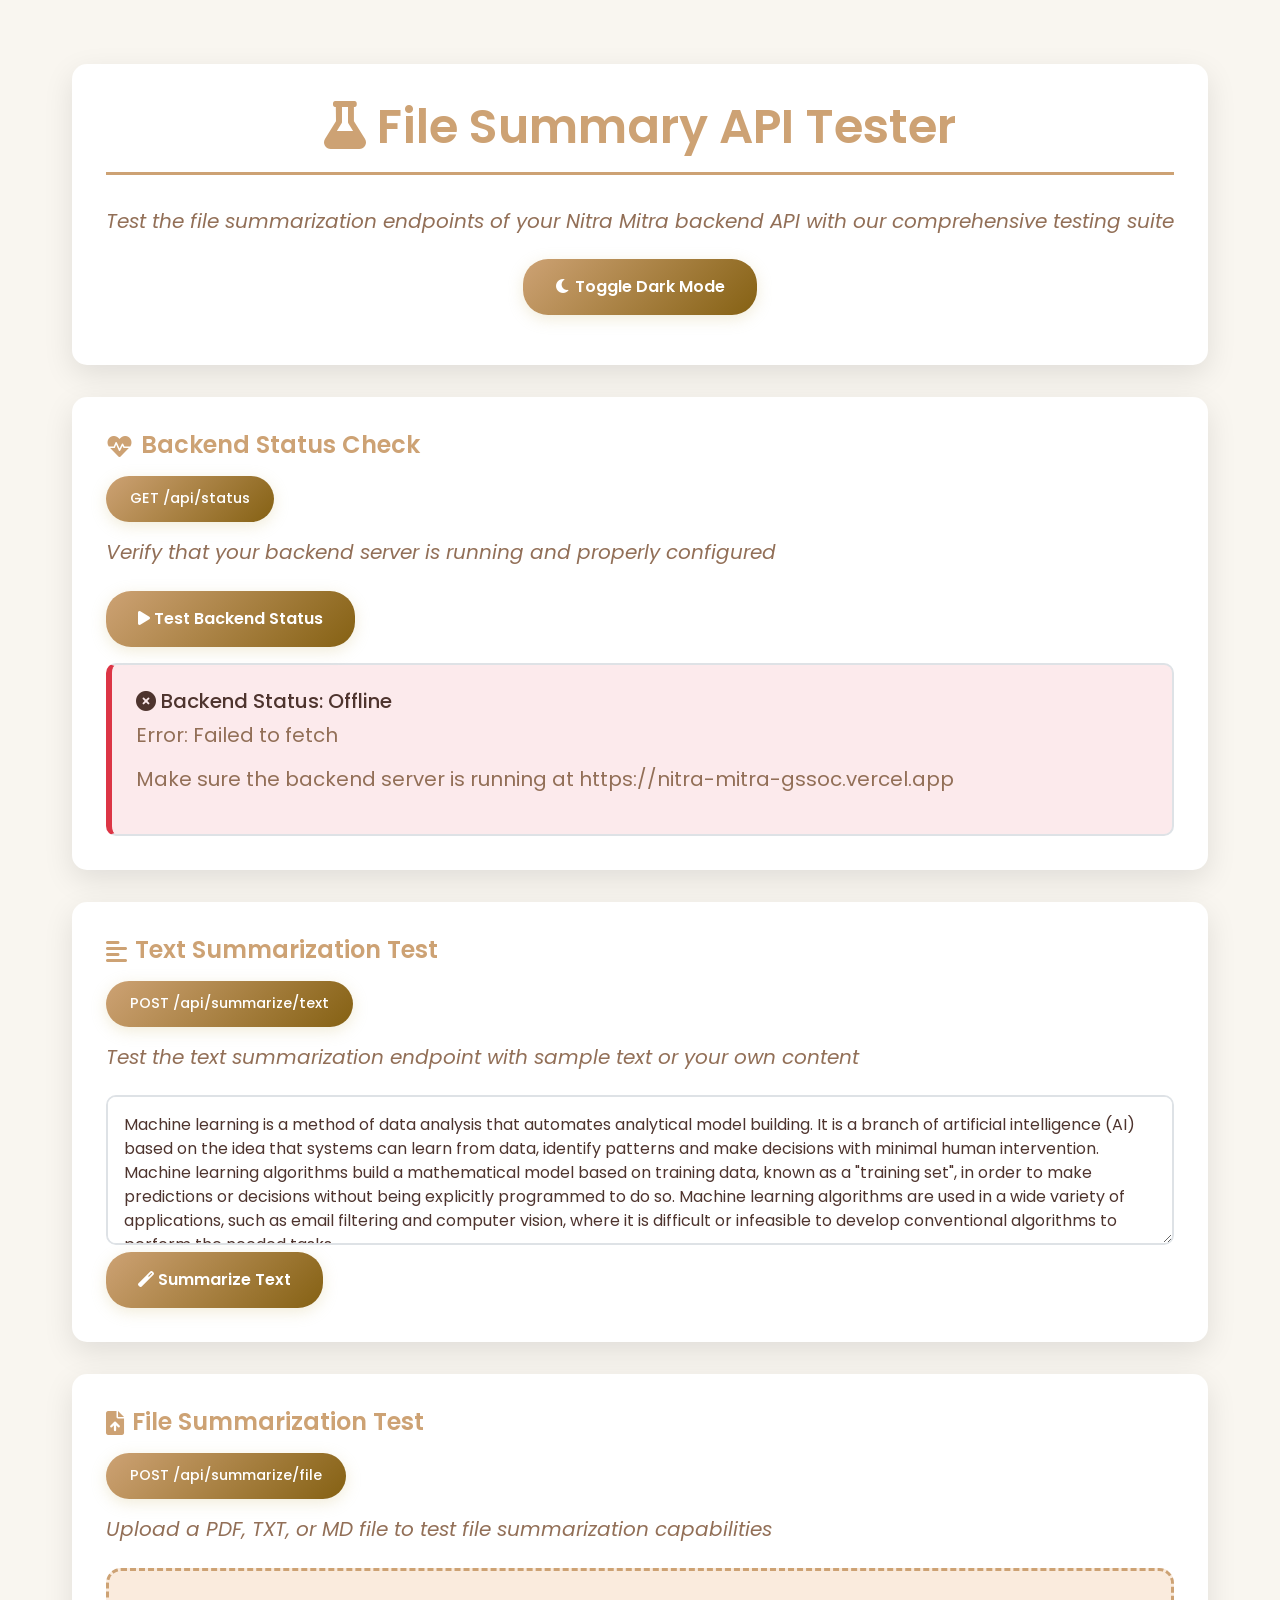
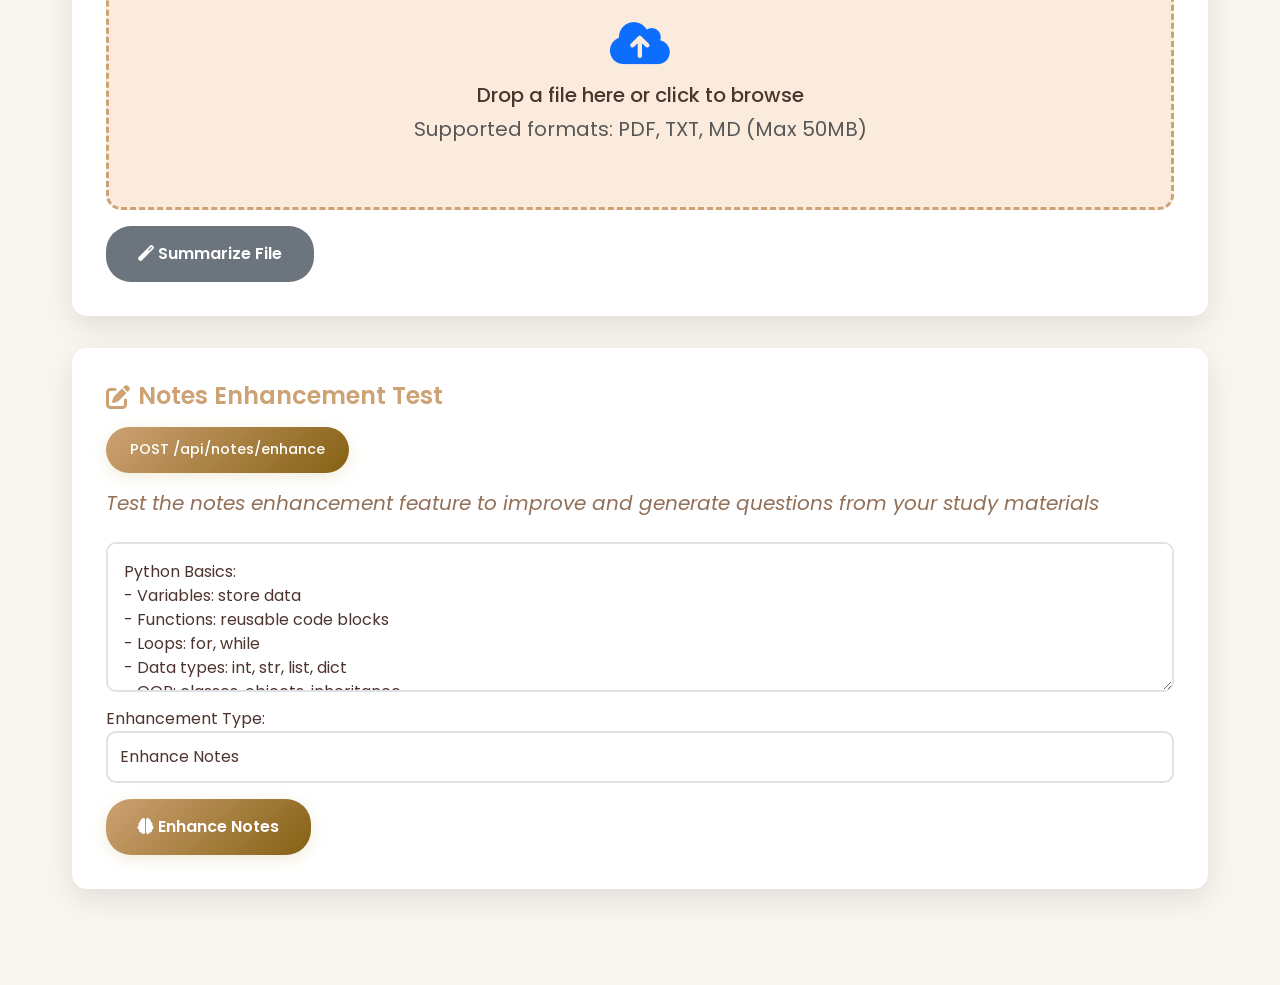
<file: test.html>
<!DOCTYPE html>
<html lang="en">
<head>
    <meta charset="UTF-8">
    <meta name="viewport" content="width=device-width, initial-scale=1.0">
    <title>File Summary API Tester - Nitra Mitra</title>
    <link rel="stylesheet" href="https://cdnjs.cloudflare.com/ajax/libs/font-awesome/6.0.0/css/all.min.css">
    <link rel="stylesheet" href="https://cdn.jsdelivr.net/npm/bootstrap@5.3.3/dist/css/bootstrap.min.css">
    <link rel="preconnect" href="https://fonts.googleapis.com">
    <link rel="preconnect" href="https://fonts.gstatic.com" crossorigin>
    <link href="https://fonts.googleapis.com/css2?family=Alex+Brush&family=Lora:ital,wght@0,400..700;1,400..700&family=Pacifico&family=Poppins:ital,wght@0,100;0,200;0,300;0,400;0,500;0,600;0,700;0,800;0,900;1,100;1,200;1,300;1,400;1,500;1,600;1,700;1,800;1,900&display=swap" rel="stylesheet">
    <link rel="stylesheet" href="index.css">
    
    <style>
        :root {
            --test-primary: var(--accent-color);
            --test-primary-dark: var(--accent-color-dark);
            --test-secondary: var(--bg-shade);
            --test-text: var(--primary-text-color);
            --test-bg: var(--white-4345);
            --test-card-bg: white;
            --test-border: #dee2e6;
            --test-success: #28a745;
            --test-error: #dc3545;
            --test-warning: #ffc107;
        }
        
        .dark-mode {
            --test-card-bg: var(--bg-shade);
            --test-bg: rgb(59, 59, 59);
            --test-border: #495057;
            --test-text: rgb(238, 234, 234);
        }
        
        body {
            background: var(--test-bg);
            font-family: 'Poppins', sans-serif;
            color: var(--test-text);
            margin: 0;
            padding: 0;
            min-height: 100vh;
        }
        
        .test-container {
            max-width: 1200px;
            margin: 2rem auto;
            padding: 2rem;
        }
        
        .test-card {
            background: var(--test-card-bg);
            border-radius: 15px;
            padding: 2rem;
            margin-bottom: 2rem;
            box-shadow: 0 10px 30px rgba(0, 0, 0, 0.1);
            border: 2px solid transparent;
            transition: all 0.3s ease;
        }
        
        .dark-mode .test-card {
            border-color: var(--accent-color);
            box-shadow: 0 10px 30px rgba(210, 191, 128, 0.2);
        }
        
        .test-card:hover {
            transform: translateY(-5px);
            box-shadow: 0 15px 40px rgba(0, 0, 0, 0.15);
        }
        
        .test-header {
            color: var(--accent-color);
            border-bottom: 3px solid var(--accent-color);
            padding-bottom: 1rem;
            margin-bottom: 2rem;
            font-weight: 600;
            text-align: center;
        }
        
        .endpoint-badge {
            background: linear-gradient(135deg, var(--accent-color), var(--accent-color-dark));
            color: white;
            padding: 0.75rem 1.5rem;
            border-radius: 25px;
            font-size: 0.9rem;
            margin-bottom: 1rem;
            display: inline-block;
            font-weight: 500;
            box-shadow: 0 4px 15px rgba(210, 191, 128, 0.3);
        }
        
        .test-result {
            background: var(--test-bg);
            border: 2px solid var(--test-border);
            border-radius: 10px;
            padding: 1.5rem;
            margin-top: 1rem;
            max-height: 500px;
            overflow-y: auto;
            font-family: 'Poppins', sans-serif;
        }
        
        .success {
            border-left: 6px solid var(--test-success);
            background: rgba(40, 167, 69, 0.1);
        }
        
        .error {
            border-left: 6px solid var(--test-error);
            background: rgba(220, 53, 69, 0.1);
        }
        
        .loading {
            border-left: 6px solid var(--test-warning);
            background: rgba(255, 193, 7, 0.1);
        }
        
        .file-drop-zone {
            border: 3px dashed var(--accent-color);
            border-radius: 15px;
            padding: 3rem;
            text-align: center;
            background: var(--bg-shade);
            transition: all 0.3s ease;
            cursor: pointer;
        }
        
        .file-drop-zone:hover {
            background: var(--accent-color);
            color: white;
            transform: scale(1.02);
        }
        
        .file-drop-zone.dragover {
            background: var(--test-success);
            border-color: var(--test-success);
            color: white;
        }
        
        .test-btn {
            background: linear-gradient(135deg, var(--accent-color), var(--accent-color-dark));
            color: white;
            border: none;
            padding: 1rem 2rem;
            border-radius: 25px;
            cursor: pointer;
            transition: all 0.3s ease;
            font-weight: 600;
            font-family: 'Poppins', sans-serif;
            box-shadow: 0 4px 15px rgba(210, 191, 128, 0.3);
        }
        
        .test-btn:hover {
            transform: translateY(-2px);
            box-shadow: 0 8px 25px rgba(210, 191, 128, 0.4);
        }
        
        .test-btn:disabled {
            background: #6c757d;
            cursor: not-allowed;
            transform: none;
            box-shadow: none;
        }
        
        .text-area {
            width: 100%;
            min-height: 150px;
            border: 2px solid var(--test-border);
            border-radius: 10px;
            padding: 1rem;
            font-family: 'Poppins', sans-serif;
            resize: vertical;
            background: var(--test-card-bg);
            color: var(--test-text);
            transition: border-color 0.3s ease;
        }
        
        .text-area:focus {
            outline: none;
            border-color: var(--accent-color);
            box-shadow: 0 0 10px rgba(210, 191, 128, 0.3);
        }
        
        .form-select {
            border: 2px solid var(--test-border);
            border-radius: 10px;
            padding: 0.75rem;
            background: var(--test-card-bg);
            color: var(--test-text);
            font-family: 'Poppins', sans-serif;
        }
        
        .form-select:focus {
            border-color: var(--accent-color);
            box-shadow: 0 0 10px rgba(210, 191, 128, 0.3);
        }
        
        .alert {
            border-radius: 10px;
            border: none;
            padding: 1rem 1.5rem;
            font-family: 'Poppins', sans-serif;
        }
        
        .alert-info {
            background: rgba(210, 191, 128, 0.2);
            color: var(--accent-color-dark);
            border-left: 4px solid var(--accent-color);
        }
        
        .section-title {
            font-size: 1.5rem;
            font-weight: 600;
            color: var(--accent-color);
            margin-bottom: 1rem;
            display: flex;
            align-items: center;
            gap: 0.5rem;
        }
        
        .api-description {
            color: var(--secondary-text-color);
            font-style: italic;
            margin-bottom: 1.5rem;
        }
        
        .dark-mode .api-description {
            color: var(--placeholder-color);
        }
        
        pre {
            background: var(--test-bg);
            border: 1px solid var(--test-border);
            border-radius: 8px;
            padding: 1rem;
            overflow-x: auto;
            font-family: 'Courier New', monospace;
        }
        
        .summary-content {
            background: var(--test-card-bg);
            border: 2px solid var(--accent-color);
            border-radius: 10px;
            padding: 1.5rem;
            margin-top: 1rem;
            line-height: 1.6;
        }
        
        .btn-outline-danger {
            border: 2px solid var(--test-error);
            color: var(--test-error);
            background: transparent;
            border-radius: 20px;
            padding: 0.5rem 1rem;
            transition: all 0.3s ease;
        }
        
        .btn-outline-danger:hover {
            background: var(--test-error);
            color: white;
        }
        
        .spinner-icon {
            animation: spin 1s linear infinite;
        }
        
        @keyframes spin {
            from { transform: rotate(0deg); }
            to { transform: rotate(360deg); }
        }
        
        /* Responsive Design */
        @media (max-width: 768px) {
            .test-container {
                padding: 1rem;
            }
            
            .test-card {
                padding: 1.5rem;
            }
            
            .file-drop-zone {
                padding: 2rem;
            }
        }
    </style>
</head>
<body id="onload">
    <div class="test-container">
        <div class="test-card">
            <h1 class="test-header">
                <i class="fas fa-flask"></i> File Summary API Tester
            </h1>
            <p class="api-description">Test the file summarization endpoints of your Nitra Mitra backend API with our comprehensive testing suite</p>
            
            <!-- Dark Mode Toggle -->
            <div class="text-center mb-3">
                <button id="darkModeToggle" class="test-btn" onclick="toggleDarkMode()">
                    <i class="fas fa-moon"></i> Toggle Dark Mode
                </button>
            </div>
        </div>

        <!-- Backend Status Test -->
        <div class="test-card">
            <h3 class="section-title"><i class="fas fa-heartbeat"></i> Backend Status Check</h3>
            <div class="endpoint-badge">GET /api/status</div>
            <p class="api-description">Verify that your backend server is running and properly configured</p>
            <button onclick="testBackendStatus()" class="test-btn">
                <i class="fas fa-play"></i> Test Backend Status
            </button>
            <div id="statusResult" class="test-result" style="display: none;"></div>
        </div>

        <!-- Text Summarization Test -->
        <div class="test-card">
            <h3 class="section-title"><i class="fas fa-align-left"></i> Text Summarization Test</h3>
            <div class="endpoint-badge">POST /api/summarize/text</div>
            <p class="api-description">Test the text summarization endpoint with sample text or your own content</p>
            
            <textarea id="textToSummarize" class="text-area" placeholder="Enter text to summarize (or use the sample text below)">
Machine learning is a method of data analysis that automates analytical model building. It is a branch of artificial intelligence (AI) based on the idea that systems can learn from data, identify patterns and make decisions with minimal human intervention. Machine learning algorithms build a mathematical model based on training data, known as a "training set", in order to make predictions or decisions without being explicitly programmed to do so. Machine learning algorithms are used in a wide variety of applications, such as email filtering and computer vision, where it is difficult or infeasible to develop conventional algorithms to perform the needed tasks.

The study of machine learning began in the 1950s and has evolved significantly over the decades. Early work in the field included the development of the perceptron by Frank Rosenblatt in 1957, which was one of the first algorithms capable of learning. Since then, the field has expanded to include various approaches such as supervised learning, unsupervised learning, and reinforcement learning.

Supervised learning involves training algorithms on labeled data, where the correct answers are provided during training. This approach is commonly used for classification and regression tasks. Unsupervised learning, on the other hand, involves finding patterns in data without labeled examples. Common unsupervised learning techniques include clustering and dimensionality reduction.

Reinforcement learning is a type of machine learning where an agent learns to make decisions by taking actions in an environment and receiving rewards or penalties. This approach has been particularly successful in game-playing scenarios, such as chess and Go, where AI systems have achieved superhuman performance.
            </textarea>
            
            <button onclick="testTextSummarization()" class="test-btn" id="textSummarizeBtn">
                <i class="fas fa-magic"></i> Summarize Text
            </button>
            <div id="textSummarizeResult" class="test-result" style="display: none;"></div>
        </div>

        <!-- File Upload Test -->
        <div class="test-card">
            <h3 class="section-title"><i class="fas fa-file-upload"></i> File Summarization Test</h3>
            <div class="endpoint-badge">POST /api/summarize/file</div>
            <p class="api-description">Upload a PDF, TXT, or MD file to test file summarization capabilities</p>
            
            <div class="file-drop-zone" id="fileDropZone" onclick="document.getElementById('fileInput').click()">
                <i class="fas fa-cloud-upload-alt fa-3x text-primary mb-3"></i>
                <h5>Drop a file here or click to browse</h5>
                <p class="text-muted">Supported formats: PDF, TXT, MD (Max 50MB)</p>
                <input type="file" id="fileInput" style="display: none;" accept=".pdf,.txt,.md" onchange="handleFileSelect(event)">
            </div>
            
            <div id="selectedFile" style="display: none;" class="mt-3">
                <div class="alert alert-info">
                    <i class="fas fa-file"></i> 
                    <span id="fileName"></span> 
                    (<span id="fileSize"></span>)
                    <button onclick="clearFile()" class="btn btn-sm btn-outline-danger float-end">
                        <i class="fas fa-times"></i>
                    </button>
                </div>
            </div>
            
            <button onclick="testFileSummarization()" class="test-btn mt-3" id="fileSummarizeBtn" disabled>
                <i class="fas fa-magic"></i> Summarize File
            </button>
            <div id="fileSummarizeResult" class="test-result" style="display: none;"></div>
        </div>

        <!-- Notes Enhancement Test -->
        <div class="test-card">
            <h3 class="section-title"><i class="fas fa-edit"></i> Notes Enhancement Test</h3>
            <div class="endpoint-badge">POST /api/notes/enhance</div>
            <p class="api-description">Test the notes enhancement feature to improve and generate questions from your study materials</p>
            
            <textarea id="notesToEnhance" class="text-area" placeholder="Enter notes to enhance">
Python Basics:
- Variables: store data
- Functions: reusable code blocks
- Loops: for, while
- Data types: int, str, list, dict
- OOP: classes, objects, inheritance
- Error handling: try/except
- File I/O: open, read, write
- Libraries: import, pip install
            </textarea>
            
            <div class="mt-2">
                <label for="enhanceType">Enhancement Type:</label>
                <select id="enhanceType" class="form-select">
                    <option value="enhance">Enhance Notes</option>
                    <option value="questions">Generate Questions</option>
                </select>
            </div>
            
            <button onclick="testNotesEnhancement()" class="test-btn mt-3" id="notesEnhanceBtn">
                <i class="fas fa-brain"></i> Enhance Notes
            </button>
            <div id="notesEnhanceResult" class="test-result" style="display: none;"></div>
        </div>
    </div>

    <script>
        const BASE_URL = 'https://nitra-mitra-gssoc.vercel.app';
        let selectedFile = null;

        // Backend Status Test
        async function testBackendStatus() {
            const resultDiv = document.getElementById('statusResult');
            resultDiv.style.display = 'block';
            resultDiv.className = 'test-result loading';
            resultDiv.innerHTML = '<i class="fas fa-spinner spinner-icon"></i> Checking backend status...';

            try {
                const response = await fetch(`${BASE_URL}/api/status`);
                const data = await response.json();
                
                resultDiv.className = 'test-result success';
                resultDiv.innerHTML = `
                    <h5><i class="fas fa-check-circle"></i> Backend Status: Online</h5>
                    <pre>${JSON.stringify(data, null, 2)}</pre>
                `;
            } catch (error) {
                resultDiv.className = 'test-result error';
                resultDiv.innerHTML = `
                    <h5><i class="fas fa-times-circle"></i> Backend Status: Offline</h5>
                    <p>Error: ${error.message}</p>
                    <p>Make sure the backend server is running at https://nitra-mitra-gssoc.vercel.app</p>
                `;
            }
        }

        // Text Summarization Test
        async function testTextSummarization() {
            const text = document.getElementById('textToSummarize').value.trim();
            const resultDiv = document.getElementById('textSummarizeResult');
            const btn = document.getElementById('textSummarizeBtn');

            if (!text) {
                alert('Please enter some text to summarize');
                return;
            }

            btn.disabled = true;
            btn.innerHTML = '<i class="fas fa-spinner spinner-icon"></i> Summarizing...';
            
            resultDiv.style.display = 'block';
            resultDiv.className = 'test-result loading';
            resultDiv.innerHTML = '<i class="fas fa-spinner spinner-icon"></i> Processing text...';

            try {
                const response = await fetch(`${BASE_URL}/api/summarize/text`, {
                    method: 'POST',
                    headers: {
                        'Content-Type': 'application/json'
                    },
                    body: JSON.stringify({ text: text })
                });

                const data = await response.json();

                if (response.ok) {
                    resultDiv.className = 'test-result success';
                    resultDiv.innerHTML = `
                        <h5><i class="fas fa-check-circle"></i> Text Summarized Successfully</h5>
                        <div class="mt-3">
                            <strong>Original Length:</strong> ${data.original_length} characters<br>
                            <strong>Summary:</strong>
                            <div class="summary-content">
                                ${data.summary}
                            </div>
                        </div>
                    `;
                } else {
                    throw new Error(data.error || 'Unknown error');
                }
            } catch (error) {
                resultDiv.className = 'test-result error';
                resultDiv.innerHTML = `
                    <h5><i class="fas fa-times-circle"></i> Text Summarization Failed</h5>
                    <p>Error: ${error.message}</p>
                `;
            } finally {
                btn.disabled = false;
                btn.innerHTML = '<i class="fas fa-magic"></i> Summarize Text';
            }
        }

        // File handling
        function handleFileSelect(event) {
            const file = event.target.files[0];
            if (file) {
                selectedFile = file;
                document.getElementById('fileName').textContent = file.name;
                document.getElementById('fileSize').textContent = formatFileSize(file.size);
                document.getElementById('selectedFile').style.display = 'block';
                document.getElementById('fileSummarizeBtn').disabled = false;
            }
        }

        function clearFile() {
            selectedFile = null;
            document.getElementById('fileInput').value = '';
            document.getElementById('selectedFile').style.display = 'none';
            document.getElementById('fileSummarizeBtn').disabled = true;
        }

        function formatFileSize(bytes) {
            if (bytes === 0) return '0 Bytes';
            const k = 1024;
            const sizes = ['Bytes', 'KB', 'MB', 'GB'];
            const i = Math.floor(Math.log(bytes) / Math.log(k));
            return parseFloat((bytes / Math.pow(k, i)).toFixed(2)) + ' ' + sizes[i];
        }

        // File Summarization Test
        async function testFileSummarization() {
            if (!selectedFile) {
                alert('Please select a file first');
                return;
            }

            const resultDiv = document.getElementById('fileSummarizeResult');
            const btn = document.getElementById('fileSummarizeBtn');

            btn.disabled = true;
            btn.innerHTML = '<i class="fas fa-spinner spinner-icon"></i> Processing...';
            
            resultDiv.style.display = 'block';
            resultDiv.className = 'test-result loading';
            resultDiv.innerHTML = '<i class="fas fa-spinner spinner-icon"></i> Uploading and processing file...';

            try {
                const formData = new FormData();
                formData.append('file', selectedFile);

                const response = await fetch(`${BASE_URL}/api/summarize/file`, {
                    method: 'POST',
                    body: formData
                });

                const data = await response.json();

                if (response.ok) {
                    resultDiv.className = 'test-result success';
                    resultDiv.innerHTML = `
                        <h5><i class="fas fa-check-circle"></i> File Summarized Successfully</h5>
                        <div class="mt-3">
                            <strong>File:</strong> ${data.filename}<br>
                            <strong>Extracted Length:</strong> ${data.extracted_length} characters<br>
                            <strong>Summary:</strong>
                            <div class="summary-content">
                                ${data.summary}
                            </div>
                        </div>
                    `;
                } else {
                    throw new Error(data.error || 'Unknown error');
                }
            } catch (error) {
                resultDiv.className = 'test-result error';
                resultDiv.innerHTML = `
                    <h5><i class="fas fa-times-circle"></i> File Summarization Failed</h5>
                    <p>Error: ${error.message}</p>
                `;
            } finally {
                btn.disabled = false;
                btn.innerHTML = '<i class="fas fa-magic"></i> Summarize File';
            }
        }

        // Notes Enhancement Test
        async function testNotesEnhancement() {
            const notes = document.getElementById('notesToEnhance').value.trim();
            const type = document.getElementById('enhanceType').value;
            const resultDiv = document.getElementById('notesEnhanceResult');
            const btn = document.getElementById('notesEnhanceBtn');

            if (!notes) {
                alert('Please enter some notes to enhance');
                return;
            }

            btn.disabled = true;
            btn.innerHTML = '<i class="fas fa-spinner spinner-icon"></i> Processing...';
            
            resultDiv.style.display = 'block';
            resultDiv.className = 'test-result loading';
            resultDiv.innerHTML = '<i class="fas fa-spinner spinner-icon"></i> Enhancing notes...';

            try {
                const response = await fetch(`${BASE_URL}/api/notes/enhance`, {
                    method: 'POST',
                    headers: {
                        'Content-Type': 'application/json'
                    },
                    body: JSON.stringify({ notes: notes, type: type })
                });

                const data = await response.json();

                if (response.ok) {
                    resultDiv.className = 'test-result success';
                    resultDiv.innerHTML = `
                        <h5><i class="fas fa-check-circle"></i> Notes Enhanced Successfully</h5>
                        <div class="mt-3">
                            <strong>Type:</strong> ${data.type}<br>
                            <strong>Original Length:</strong> ${data.original_length} characters<br>
                            <strong>Enhanced Notes:</strong>
                            <div class="summary-content">
                                ${data.enhanced_notes}
                            </div>
                        </div>
                    `;
                } else {
                    throw new Error(data.error || 'Unknown error');
                }
            } catch (error) {
                resultDiv.className = 'test-result error';
                resultDiv.innerHTML = `
                    <h5><i class="fas fa-times-circle"></i> Notes Enhancement Failed</h5>
                    <p>Error: ${error.message}</p>
                `;
            } finally {
                btn.disabled = false;
                btn.innerHTML = '<i class="fas fa-brain"></i> Enhance Notes';
            }
        }

        // Drag and drop functionality
        const dropZone = document.getElementById('fileDropZone');

        dropZone.addEventListener('dragover', (e) => {
            e.preventDefault();
            dropZone.classList.add('dragover');
        });

        dropZone.addEventListener('dragleave', () => {
            dropZone.classList.remove('dragover');
        });

        dropZone.addEventListener('drop', (e) => {
            e.preventDefault();
            dropZone.classList.remove('dragover');
            
            const files = e.dataTransfer.files;
            if (files.length > 0) {
                const file = files[0];
                if (file.type === 'application/pdf' || file.type === 'text/plain' || file.name.endsWith('.md')) {
                    selectedFile = file;
                    document.getElementById('fileName').textContent = file.name;
                    document.getElementById('fileSize').textContent = formatFileSize(file.size);
                    document.getElementById('selectedFile').style.display = 'block';
                    document.getElementById('fileSummarizeBtn').disabled = false;
                } else {
                    alert('Please select a PDF, TXT, or MD file');
                }
            }
        });

        // Auto-test backend status on page load
        window.addEventListener('load', () => {
            // Load dark mode preference
            const isDarkMode = localStorage.getItem('darkMode') === 'true';
            if (isDarkMode) {
                document.body.classList.add('dark-mode');
                updateDarkModeToggle(true);
            }
            
            setTimeout(testBackendStatus, 1000);
        });
        
        // Dark mode toggle function
        function toggleDarkMode() {
            const isDarkMode = document.body.classList.toggle('dark-mode');
            localStorage.setItem('darkMode', isDarkMode);
            updateDarkModeToggle(isDarkMode);
        }
        
        function updateDarkModeToggle(isDarkMode) {
            const toggle = document.getElementById('darkModeToggle');
            if (isDarkMode) {
                toggle.innerHTML = '<i class="fas fa-sun"></i> Toggle Light Mode';
            } else {
                toggle.innerHTML = '<i class="fas fa-moon"></i> Toggle Dark Mode';
            }
        }
    </script>
</body>
</html>
</file>
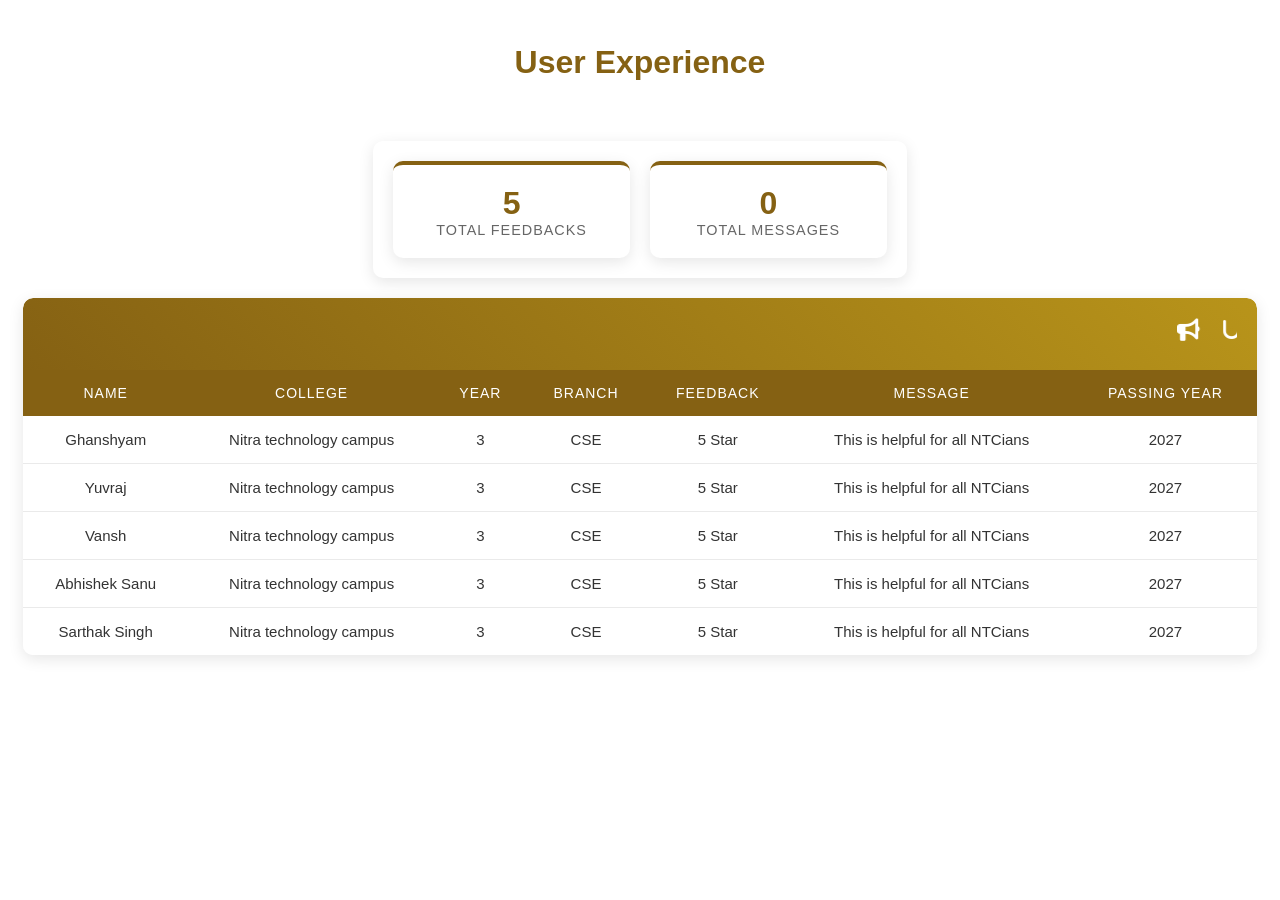
<file: user-experience-table.html>
<!-- If you want to access the data from the backend.Please rename this file to .php and then use it. -->
<!DOCTYPE html>
<html lang="en">
<head>
    <meta charset="UTF-8">
    <meta name="viewport" content="width=device-width, initial-scale=1.0">
    <title>Announcement Table</title>
    <link rel="stylesheet" href="https://cdnjs.cloudflare.com/ajax/libs/font-awesome/6.0.0/css/all.min.css">
    <link rel="icon" type="image/x-icon" href="/images/favicon.ico">


    <style>
        /* body */
        body{
            font-family: 'Segoe UI', Tahoma, Geneva, Verdana, sans-serif;

        }

        /* Conatiner */
        .container {
            max-width: auto;
            margin: 0 auto;
            padding: 15px;

            
        }
        
        /* Table Area */
        .table-response {
            border-radius: 10px;
            overflow: hidden;
            
            box-shadow: 0 4px 15px rgba(0,0,0,0.1);
            width: 100%;
            max-width: 100%;
            transition: all 0.3s ease;
           
        }
        /* Table */
        table {
            width: 100%;
            border-collapse: separate;
            border-spacing: 0;
            background-color: white;
        }

        /* Table header */
        th {
            background-color:#856113;
            color: white;
            font-weight: 500;
            text-transform: uppercase;
            font-size: 14px;
            padding: 15px;
            text-align: center;
            letter-spacing: 1px;
        }

        /* Table heading */
		.heading{
			margin-bottom: 60px;
			
		}
        
        /* Table data */
        td {
            padding: 15px;
            text-align: center;
            border-bottom: 1px solid #eaeaea;
            vertical-align: middle;
            color: #333;
			font-weight:200px;
            font-size: 15px;
        }

        /* Table row */
        tr:hover {
            background-color: #f9f9f9;
        }
        
        /* Table last row */
        tr:last-child td {
            border-bottom: none;
        }
        
        /* Stats Container */
        .stats-container {
            display: grid;
            width: 40%;
            margin: 0px auto;
            padding: 20px;
            align-items: center;
            flex: auto;
            box-shadow: 0 4px 15px rgba(0,0,0,0.1);
            border-radius: 10px;
            grid-template-columns: repeat(auto-fit, minmax(200px, 1fr));
            gap: 20px;
            margin-bottom: 20px;
            transition: all 0.3s ease;
            min-width: 300px;
        }

        /* Stats Card */
        .stat-card {
            background: white;
            padding: 20px;
            border-radius: 10px;
            text-align: center;
            box-shadow: 0 4px 15px rgba(0,0,0,0.1);
            border-top: 4px solid #856113;
        }

        /* Stats card hover */
        .stat-card:hover {
            transform: translateY(-5px);
            box-shadow: 0 6px 20px rgba(0,0,0,0.15);   
            transition: all 0.3s; 
        }

        /* Stats number and label */
         .stat-number {
            font-size: 2rem;
            font-weight: bold;
            color: #856113;
        }

        .stat-label {
            color: #666;
            font-size: 0.9rem;
            text-transform: uppercase;
            letter-spacing: 1px;
        }


        /* announcing banner*/
         .announcement-banner {
            font-family: 'Segoe UI', Tahoma, Geneva, Verdana, sans-serif;
            background: linear-gradient(45deg, #856113, #b8941a);
            color: white;
            padding: 20px;
            border-radius: 10px 10px 0 0;
            text-align: center;
            font-size: 1.4rem;
            font-weight: 400;
            position: relative;
            overflow: hidden;
            letter-spacing: 4px;
            width: 100%;
            box-sizing: border-box;
            transition: all 0.3s ease;

        }

        .announcement-banner::before {
            /* Content will be empty as we dont want anything on our interface */
            content: '';
            position: absolute;
            top: 0;
            left: -100%;
            width: 100%;
            height: 100%;
            background: linear-gradient(90deg, transparent, rgba(255,255,255,0.2), transparent);
            animation: shine 1s infinite;
        }

        /* Shine property for thre banner */
        @keyframes shine {
            0% { left: -100%; }
            100% { left: 100%; }
        }

    </style>
</head>
<body>

    <!-- PHP Code to display the stats card data from the data base -->


  <!-- Container -->
<div class="container">
    <!-- Heading -->
        <h1 class="heading" style="  color: #856113;text-align: center;" >User Experience</h1>

    <!-- Stats and Table -->
    <form>       

        <!-- Stats Container -->
        <div class="stats-container">
            <!-- Stats Cards -->
            <div class="stat-card">
                <div class="stat-number" id="totalEvents">5</div>
                <div class="stat-label">Total Feedbacks</div>
            </div>

            <div class="stat-card">
                <div class="stat-number" id="openRegistrations">0</div>
                <div class="stat-label">Total Messages</div>
            </div>
        </div>

         <!-- Table Area-->
        <div class="table-response">

            <!-- Announcement Banner -->
            <div class="announcement-banner">
                <div class="scrolling-text">
                    <marquee class="scrolling-text"  direction="left" scrollamount="5" > <i class="fa-solid fa-bullhorn" > &nbsp;User Feedbacks </i> </marquee>
                </div>
            </div>
            <!-- Table -->
            <table>
                <!-- Table Header -->
                <thead>
                    <tr>
                        <th>Name</th>
                        <th>College</th>
                        <th>Year</th>
                        <th>Branch</th>
                        <th>Feedback</th>
                        <th>Message</th>
                        <th>Passing Year</th>
                    </tr>
                </thead>
                <!-- Table body -->
                <tbody>
                    <!-- 
                        THIS IS THE PHP CODE TO ACCESS THE DATA FROM DATABASE AND DISPLAY IT
                        ON THE WEBPAGE.
                    <?php
                            include_once("connection.php");
                            $sql="select * from user_experience";
                            $res= mysqli_query($con,$sql);
                                while($row =mysqli_fetch_array($res)){
                                    echo'<tr>
                                        <td> '.$row['name'].'</td>
                                        <td> '.$row['college'].'</td>
                                        <td> '.$row['year'].'</td>
                                        <td> '.$row['branch'].'</td>
                                        <td> '.$row['feedback'].'</td>
                                        <td> '.$row['message'].'</td>
                                        <td> '.$row['passing_year'].'</td>
							        </tr>';
						}
                    ?>
                    -->
                    <!-- Sample Rows with data to display -->




                    
                    <tr>
                        <td>Ghanshyam</td>
                        <td>Nitra technology campus</td>
                        <td>3</td>
                        <td>CSE</td>
                        <td>5 Star</td>
                        <td>This is helpful for all NTCians</td>
                        <td>2027</td>
                    </tr>
                    <!-- Sample Rows with data to display -->
                   <tr>
                        <td>Yuvraj</td>
                        <td>Nitra technology campus</td>
                        <td>3</td>
                        <td>CSE</td>
                        <td>5 Star</td>
                        <td>This is helpful for all NTCians</td>
                        <td>2027</td>
                    </tr>
                    <!-- Sample Rows with data to display -->
                   <tr>
                        <td>Vansh</td>
                        <td>Nitra technology campus</td>
                        <td>3</td>
                        <td>CSE</td>
                        <td>5 Star</td>
                        <td>This is helpful for all NTCians</td>
                        <td>2027</td>
                    </tr>
                    <!-- Sample Rows with data to display -->
                   <tr>
                        <td>Abhishek Sanu</td>
                        <td>Nitra technology campus</td>
                        <td>3</td>
                        <td>CSE</td>
                        <td>5 Star</td>
                        <td>This is helpful for all NTCians</td>
                        <td>2027</td>
                    </tr>
                    <!-- Sample Rows with data to display -->
                    <tr>
                        <td>Sarthak Singh</td>
                        <td>Nitra technology campus</td>
                        <td>3</td>
                        <td>CSE</td>
                        <td>5 Star</td>
                        <td>This is helpful for all NTCians</td>
                        <td>2027</td>
                    </tr>
          
                </tbody>
            </table>
        </div>
    </form>
</div>


</body>
</html>
</file>
<file: index.css>
*{
    margin: 0;
    padding: 0;
    box-sizing: border-box;

}


:root{
    /* --snd-bg-color: #c4c8f9;
    --text-color:#fff;
    --main-color:#491a02;
    --bg-color: #a6cde5;
    --white-4345: #f7f7f7;
    --bg-shade: #f0d8eb;
    --img-bg-shade: rgba(242, 227, 241, 0.6);
    --primary-text-color:#38393a;
    --secondary-text-color:#926f57;
    --nav-bgcolor:rgb(242, 208, 135);
    --accent-color:#d2bf80f0;
    --accent-color-dark:#856113;
    --padding-inline-section:10px;
    --footer-bgColor:#ec9999;
    --placeholder-color: #6c757d;
    --input-bg-color: #dad6d9; */
    --snd-bg-color: #fdf0d5; /* Soft beige secondary background */
    --text-color: #3e3e3e; /* Deep brown for primary text */
    --main-color: #5a3e2b; /* Rich brown for headings or strong accents */
    --bg-color: #fdf6ec; /* Light creamy beige main background */
    --white-4345: #f9f6f0; /* Near-white with warm tone */
    --bg-shade: #faebdd; /* Subtle background contrast */
    --img-bg-shade: rgba(250, 235, 221, 0.6); /* Beige translucent background for images */
    --primary-text-color: #4e342e; /* Slightly darker warm brown */
    --secondary-text-color: #926f57; /* Light brown for secondary elements */
    --nav-bgcolor: #f2d087; /* Warm yellow beige for navbar */
    --accent-color: #cda274; /* Tan - for buttons, links, highlights */
    --accent-color-dark: #856113; /* Deep goldish-brown for hover or emphasis */
    --padding-inline-section: 10px;
    --footer-bgColor: #e7c6b6; /* Warm dusty rose-beige for footer */
    --placeholder-color: #8a7e74; /* Muted warm gray for placeholder text */
    --input-bg-color: #f0e3d3; 
    --card-bg-color: #fff;  
}


.dark-mode {
  --nav-bgcolor: #a58b52; /* Tan brown navbar */
  --bg-color: #1c1a17; /* Warm charcoal background */
  --bg-shade: #2a2723; /* Slightly lighter for cards or sections */
  --img-bg-shade: rgba(80, 78, 78, 0.5); /* Soft contrast for image containers */
  --primary-text-color: #fdf0d5; /* Warm light beige text */
  --secondary-text-color: #b5a08a; /* Light beige for secondary text */
  --tertiary-color: #d4b996; /* Soft accent like glowing buttons */
  --footer-bgColor: #a58672; /* Warm clay brown */
  --placeholder-color: #b9a89f;
  --input-bg-color: #3f3b3c; /* Dark beige input fields */
  --accent-color: #cda274; /* Keep accent consistent */
  --accent-color-dark: #d4b996;
  --card-bg-color: #1e1e1e;
}




/* Team Showcase Section */
.team-showcase {
    position: relative;
    z-index: 1;
    clear: both;
    margin-top: 0;
}

.team-showcase-card {
    position: relative;
    z-index: 2;

}

.team-showcase-card:hover {
    transform: translateY(-10px);
    box-shadow: 0 20px 40px rgba(0,0,0,0.2);
}

.dark-mode .team-showcase-card {
    background: var(--bg-shade) !important;
    border-color: var(--primary-text-color) !important;
}

/* Responsive adjustments for team section */
@media (max-width: 768px) {
    .team-showcase .section-header h2 {
        font-size: 2.5rem !important;
    }
    
    .team-grid {
        grid-template-columns: 1fr !important;
        gap: 30px !important;
    }
    
    .team-showcase-card {
        max-width: 100% !important;
        margin: 0 auto;
    }
}

.main:not(.dark-mode){
    /* border: var(--primary-text-color) 5px solid; */
    border: 5px solid var(--primary-text-color);
    margin-top: 60px; /* Updated to match navbar height */
}

#mode{
    width: 40px;
    height: 40px;
    border-radius: 50%;
    cursor: pointer;
}



.embed{
    max-width: 100%;
    height: 90vh;
    overflow: auto;
    margin: 0 auto;
    padding: 20px;
}

/* emoji   */   
.iframe{
    margin: auto;

    
}

iframe{
    background:var(--bg-shade);
    font-style: var(--text-color);
    align-items: center;
    margin: auto;
    border: var(--primary-text-color) 10px solid;
    border-radius: 20px;
    box-shadow: 0 0 1rem var(--main-color);
    width: 100%;
    height: 100%;
   
}



.emoji input {
  display: none;
}

.emoji label {
  cursor: pointer;
  margin: 0 0.3rem;
  display: inline-block;
}

.emoji img {
  width: 50px;
  height: 50px;
  opacity: 0.5;
  filter: grayscale(100%);
  transition: all 0.3s ease;
}

.emoji input:checked + label img {
  opacity: 1;
  transform: scale(1.2);
  filter: grayscale(0%);
}


/*    emoji  end */


/*   feedback form   */


.form{
    display: flex;
    justify-content: center;
    align-items: center;
    flex-direction: column;
    text-align: center;
    padding: 20px;
    margin-bottom: 80px;
    background-color: var(--background-color);
    border-radius: 20px;

}

.form span{
    font-size: large;
    font-weight: bold;
    
}


.form-heading{
    color: var(--primary-text-color) ;
    font-size: 1.8rem;
    margin-top: 7%;
    margin-bottom: 7%;
}

.form input[type="text"],
.form input[type="email"],
.form input[type="password"],
.form input[type="number"],
.form input[type="date"],
.form select,
.form textarea{
    
    width:60%;
    background-color: var(--input-bg-color);
    margin: 0.3rem 0;
    text-align: center;
    padding: 10px 15px;
    border-radius: 15px;
    border: 3px solid var(--main-color);
    box-shadow: 0 0 1rem var(--main-color);;
    color: var(--primary-text-color);
    font-family: 'Poppins', sans-serif;
    font-size: 1rem;
    transition: all 0.3s ease;

    
}

.form input[type="submit"],
.form button[type="submit"] {
    background-color: var(--accent-color);
    color: var(--white-4345);
    border: none;
    padding: 10px 30px;
    border-radius: 15px;
    font-size: 1.1rem;
    font-weight: bold;
    cursor: pointer;
    box-shadow: 0 0 1rem var(--main-color);
    transition: 0.3s ease all;
    margin-top: 20px;
    font-family: 'Poppins', sans-serif;
}

.form input[type="submit"]:hover,
.form button[type="submit"]:hover {
    background-color: var(--accent-color-dark);
    box-shadow: 0 0 1.5rem var(--accent-color-dark);
    transform: scale(1.03);
}


.form select {
  appearance: none;
  -webkit-appearance: none;
  -moz-appearance: none;

  width: 60%;
  background-color: var(--input-bg-color);
  color: var(--primary-text-color);
  padding: 10px 15px;
  margin: 10px 0;
  border: 3px solid var(--main-color);
  border-radius: 15px;
  font-size: 1rem;
  font-family: 'Poppins', sans-serif;
  box-shadow: 0 0 1.2rem var(--main-color);
  cursor: pointer;
  transition: all 0.3s ease;
}

.form select:focus {
  outline: none;
  box-shadow: 0 0 1.5rem var(--accent-color-dark);
}

.form h4 {
  font-size: 1.8rem;
  font-weight: bold;
  padding-top: 1.5rem;
}

.form img {
  height: 40px;
}



/* Override for dark mode */
.dark-mode .form input[type="text"],
.dark-mode .form input[type="email"],
.dark-mode .form input[type="password"],
.dark-mode .form input[type="number"],
.dark-mode .form input[type="date"],
.dark-mode .form select,
.dark-mode .form textarea {
    background-color: var(--input-bg-color);
    box-shadow: 0 0 2rem #1e1f20;
    color: #f1f1f1 !important;
    border: 3px solid var(--accent-color-dark);
}


/* Placeholder styling */
.form input::placeholder,
.form textarea::placeholder {
    color: var(--placeholder-color);
    opacity: 1; /* BETTER OPACITY */
    font-weight: bold;
}

/* For select dropdown placeholder */
.form select:invalid {
    color: var(--placeholder-color);
}
/* Dark mode dropdown styling */
.dark-mode .form select {
    color: white !important; 
    background-color: var(--input-bg-color); 
}

/* Dark mode dropdown options */
.dark-mode .form select option {
    color: white; 
    background-color: #495057; 
}
/*
::placeholder{
    color:var(--primary-text-color);
    font-weight: bold;
}
*/
.form input[type="text"]:hover,
.form input[type="email"]:hover,
.form input[type="password"]:hover,
.form input[type="number"]:hover,
.form input[type="date"]:hover
.form textarea:hover{
    font-weight: bold;
    border-radius: 10px;
    background-color: #e6eef4;
    color: var(--primary-text-color);
    box-shadow: 0 0 1rem var(--main-color);
    border: 3px solid rgb(25, 11, 11);
    

}
.form textarea{
    width:60%;
    background-color: var(--input-bg-color);
    margin: 0.5%;
    text-align: center;
    height:50%;
    padding: 10px;
    border-radius: 20px;
    border: 3px solid rgb(107, 7, 7);
    box-shadow: 0 0 2rem var(--main-color); 
    color: var(--primary-text-color);
}

.form textarea:hover{
    background-color: #cbe4f3;
    border: 3px solid rgb(25, 11, 11);
    

}


.form-card{
    width: 30rem;
    height: auto;
    margin: 1rem;
    background-color: var(--white-4345);
    border-radius: 40px;
    border: 2px solid var(--accent-color);
    box-shadow: 0 0 1rem var(--main-color);
    text-align: center;
    transition: transform 0.3s ease;

}

.form-card:hover {
    transform: scale(1.02);
    box-shadow: 0 0 1.2rem var(--accent-color-dark);
}

.form-flex{
    display: flex;
    flex-wrap: wrap;
    justify-content: center;
    align-items: center;
    width: 100%;
    


}

/* google form   end*/


body{
    font-family: "Raleway", sans-serif;
    color: var(--primary-text-color);
}
/* pop up   */ 


/* .popup {
    position: fixed;
    top: 0;
    width: 100vw;
    height: 100vh;
    background-color: rgba(0, 0, 0, .3);
    display: grid;
    place-content: center;
    opacity: 0;
    pointer-events: none;
    transition: 200ms ease-in-out opacity;
}
.popup-content:hover{
    transform: translateY(10px);
    box-shadow: 0 0 5px #40413c, 0 0 5px #1e1f1c, 0 0 18px rgb(70, 70, 52), 0 0 15px rgb(238, 235, 240), 0 0 15px rgb(201, 6, 208) ;

}
.popup-content {
    width: clamp(700px, 500vw, 700px);
    background-color:#f9eff7;
    padding: clamp(1rem, 20vw, 2rem);
    box-shadow: 0 0 .5em rgba(0, 0, 0, .5);
    border-radius: 3em;
    opacity: 0;
    cursor: pointer;
    transform: translateY(20%);
    transition: 200ms ease-in-out opacity,
                200ms ease-in-out transform;
    position: relative;
} */
.popup {
    position: fixed;
    top: 0;
    width: 100vw;
    height: 100vh;
    background-color: rgba(0, 0, 0, 0.3); /* Overlay stays dark for contrast */
    display: grid;
    place-content: center;
    opacity: 0;
    pointer-events: none;
    transition: 200ms ease-in-out opacity;
    z-index: 999; /* To ensure it's above everything */
}

.popup-content {
    width: clamp(300px, 80vw, 700px); /* Adjusted for responsiveness */
    background-color: var(--white-4345); /* Warm beige background */
    padding: clamp(1rem, 5vw, 2rem);
    box-shadow: 0 0 0.8rem var(--main-color); /* Soft brown shadow */
    border-radius: 3em;
    opacity: 0;
    cursor: pointer;
    transform: translateY(20%);
    transition: 200ms ease-in-out opacity,
                200ms ease-in-out transform;
    position: relative;
    color: var(--primary-text-color);
}
.popup-content:hover {
    transform: translateY(10px);
    box-shadow: 
        0 0 8px var(--accent-color),
        0 0 12px var(--accent-color-dark),
        0 0 15px rgba(133, 97, 19, 0.5);
}


.popup-content-card{
    box-shadow: 0 0 10px 0px ;
    transition: transform 1.2s;
    width: fit-content;

    overflow: hidden; 
    box-sizing:content-box; 
}


.popup h3 {
    position:absolute;
    top: 2rem;
    right: 25rem;
    line-height: 1;
    cursor: pointer;
    user-select: none;
}
.popup h3:active {
    transform: scale(.9);
}

/* .popup h4{
    text-align: center;
    text-shadow: #090908;
    color: #5864e9;
} */
.popup h4 {
    text-align: center;
    color: var(--main-color); /* Rich brown */
    text-shadow: 1px 1px 2px var(--accent-color-dark); /* Soft warm shadow */
    margin-bottom: 1rem;
}


.showPopup {
    opacity: 1;
    transform: translateY(0);
    pointer-events: all;
}

/*  pop up end */

h1{
    font-size: 3rem;
}
h2{
    font-size: 2rem;
}
h3{
    font-size: 1.5rem;
}
p{
    font-family: 'Poppins',sans-serif;
    font-size: 1.25rem;
    color: var(--secondary-text-color);
    line-height: 1.8rem;

}
a{
    text-decoration: none;
    display: inline-block;
}
.container{
margin-inline: auto;
padding-inline: var(--padding-inline-section);


}

.primary-button{
    background-color: var(--accent-color);
    border-radius: 6px;
    font-weight: 700;
    color: white;
    padding: 12px 24px ;
    box-shadow:0 0 2px var(--secondary-text-color) ;
    transition: all 0.3s ease;
}
.primary-button{
    background-color: var(--accent-color-dark);
}
.flex{
    display: flex;
    align-items: center;
}


nav {
    padding: 5px 15px;
    background-color: var(--nav-bgcolor);
    height: 60px; /* Reduced height for less spacing */
    display: flex; 
    align-items: center;
    justify-content: space-between;
    border: 2px solid var(--primary-text-color); /* Reduced border */
    z-index: 1000;
    position: fixed;
    top: 0;
    left: 0;
    right: 0;
    box-shadow: 0 2px 8px rgba(0,0,0,0.1);
}

nav ul {
    margin: 0;
    padding: 0;
    color: var(--primary-text-color);
    list-style: none;
    display: flex;
    align-items: center;
    justify-content: center;
    gap: 2px; /* Reduced gap */
}

nav ul li a {
    text-decoration: none;
    position: relative;
    color: var(--primary-text-color);
    margin: 0 4px; /* Reduced margin */
    font-size: 15px; /* Slightly smaller font */
    letter-spacing: 0.3px;
    font-weight: 600;
    padding: 8px 12px; /* Reduced padding */
    transition: all 0.3s ease;
    border-radius: 6px;
    white-space: nowrap;
}

/* Active tab styling */
nav ul li a#active,
nav ul li a.active {
    background-color: var(--accent-color);
    color: var(--white-4345);
    border: 1px solid var(--accent-color-dark);
}

/* Hover effects */
nav ul li a:hover {
    background-color: var(--accent-color);
    border-radius: 8px;
    border: 1px solid var(--accent-color-dark);
    color: var(--white-4345);
    transform: translateY(-1px);
}

.nav-link:hover,
.nav-link.active {
    background-color: var(--accent-color-dark);
    color: var(--white-4345);
}

nav .logo {
    font-size: 22px; /* Reduced logo size */
    color: var(--main-color);
    font-weight: 600;
    font-family: "Cinzel",serif;
    text-decoration: none;
    flex-shrink: 0; /* Prevent logo from shrinking */
}

nav .logo a {
    text-decoration: none;
    color: inherit;
}

nav #mitra {
    margin: 0;
    padding: 0;
    color: var(--main-color);
}

nav .menu-btn {
    display: flex;
    align-items: center;
    justify-content: center;
    width: 40px;
    height: 40px;
    cursor: pointer;
    border-radius: 4px;
    transition: background-color 0.2s ease;
    margin-left: auto; /* Push to the right side */
}

nav .menu-btn:hover {
    background-color: rgba(0,0,0,0.05);
}

nav .menu-btn i {
    color: var(--main-color);
    font-size: 20px;
    cursor: pointer;
    display: none;
    line-height: 1; /* Ensure proper vertical alignment */
}

/* Mode toggle button */
nav #mode {
    width: 28px; /* Reduced size */
    height: 28px;
    cursor: pointer;
    transition: transform 0.3s ease;
    flex-shrink: 0;
}

nav #mode:hover {
    transform: scale(1.1);
}


section{
    padding: 20px var(--padding-inline-section) 50px; /* Reduced top padding */
    background: var(--bg-shade);

    
}
.main-page{
    margin-top: 0; /* Remove margin since .main already has it */
    justify-content: center;
    gap: 50px;
    padding-bottom: 5%;
    
 
}

/* Additional mobile responsive fixes for main content */
@media (max-width: 1000px) {
    section {
        padding-top: 20px; /* Reduce section padding on mobile */
    }
}

@media (max-width: 450px) {
    section {
        padding-top: 15px; /* Further reduce padding on very small screens */
    }
}
.header-left{
   max-width: 40vw;
}
.header-left h1{
    margin-top: 20px;
}
.header-right img{
    width: 100%;             /* bigger than before, try 15–20% */
  height: auto;
  border-radius: 50%;
  object-fit: cover;
  display: block;
  margin-left: 1rem;      /* pushes it away from the extreme left */
  max-width: 400px;       /* keeps it from becoming *too* big on wide screens */
  min-width: 120px;  
}
.get-started-btn{
    margin-top: 20px;
    transition: all 0.3s ease;

}



.get-started-btn:hover {
    transform: translateY(-3px); /* Smooth upward lift */
    background-color: var(--accent-color-dark); /* Warm brown hover */
    color: var(--white-4345); /* Light text on hover */
    transition: all 0.3s ease;
}

#click {
    display: none;
}

.container1 {
    display: flex;
    gap: 40px;
    margin: 60px;
    justify-content: space-around; 
    align-items: stretch;
    background-color: var(--bg-shade); /* Beige background */
    flex-wrap: wrap; 
    padding: 20px; 
    box-sizing: border-box; 
    border-radius: 15px;
}

.card {
    background-color: var(--card-bg-color); /* Light beige */
    box-shadow: 0 0 10px rgba(0, 0, 0, 0.1);
    border-radius: 20px;
    border: 3px solid var(--accent-color); /* Warm brown border */
    transition: transform 0.3s ease;
    height: auto; 
    overflow: hidden; 
    box-sizing: border-box; 
    padding: 10px;
    display: flex; 
    flex-direction: column; 
    justify-content: space-between;
    width:25%;
}

.card-body {
    display: flex;
    flex-direction: column;
    justify-content: space-between;
    flex-grow: 1; 
    padding: 10px; 
}

.card a:hover {
    background: var(--main-color); /* Bright brown/pink tone */
    color: var(--white-4345); /* Light beige text */
    box-shadow: 0 0 0.8rem var(--main-color);
}

.card-title {
    font-size: 1.5rem;
    font-weight: bold; 
    color: var(--primary-text-color); /* Usually dark brown */
    margin-bottom: 10px;
}

.card-text {
    font-size: 1rem; 
    color: var(--secondary-text-color); /* Softer brown */
    line-height: 1.5; 
    flex-grow: 1; 
    margin-bottom: 15px;
}

.btn-outline-primary:hover {
    background: var(--main-color); 
    color: var(--white-4345);
    box-shadow: 0 0 0.8rem var(--main-color);
}


.service {
    background: var(--bg-shade); /* Consistent light beige section */
}

.para{
    color: var(--primary-text-color);
    font-weight: bold;
    align-items: center;
    text-align:justify;
    padding: 10px;
    margin: 30px;
}

.para span{
    color:#cf8133;
}

.service-heading{
    text-align: center;
    margin-bottom: 5%;
    text-decoration: dashed;
   list-style:lower-latin;
   font-family: "Cinzel", serif;
   padding-bottom: 3%;


}
/* Main Calculator Section */
/* Dark Mode Support */
body.dark-mode {
  background-color: #1a1a1a;
  color: #f0e9e1;
}

body.dark-mode .main,
body.dark-mode .calculator-box,
body.dark-mode #calculator .tab-content,
body.dark-mode #subject-container .row,
body.dark-mode #cgpa-container .row {
  background-color: #2b2b2b;
  color: #f0e9e1;
}

body.dark-mode .nav-tabs .nav-link {
  color: #ccc;
}

body.dark-mode .nav-tabs .nav-link.active {
  background-color: #4e4e4e;
  color: #ffffff;
}

body.dark-mode input,
body.dark-mode select {
  background-color: #3c3c3c;
  color: #fff;
  border: 1px solid #666;
}

body.dark-mode .btn-primary {
  background-color: #bb995c;
  color: #1a120b;
}

body.dark-mode .btn-primary:hover {
  background-color: #a67d42;
  color: #fff;
}

body.dark-mode .btn-success {
  background-color: #2e6e4d;
}
body.dark-mode .btn-success:hover {
  background-color: #255d41;
}

body.dark-mode .btn-danger {
  background-color: #922d2d;
}
body.dark-mode .btn-danger:hover {
  background-color: #7a2222;
}

body.dark-mode #result,
body.dark-mode #cgpa-result {
  background-color: #4e4e4e;
  color: #ffffff;
}

body.dark-mode .hero-section {
  background-color: #1a1a1a;
}

body.dark-mode .hero-section h1,
body.dark-mode .hero-section p,
body.dark-mode .hero-section h3 {
  color: #ffffff;
}

body.dark-mode .hero-section .btn {
  background-color: #bb995c;
  color: #1a120b;
}

body.dark-mode .hero-section .btn:hover {
  background-color: #a67d42;
  color: #ffffff;
}

.main{
  background-color: #faebdd;
}
.calculator-box {
  background-color: #f2d087;
  border-radius: 20px;
  padding: 40px 30px;
  max-width: 900px;
  margin: 50px auto;
  box-shadow: 0 10px 40px rgba(0, 0, 0, 0.25);
  position: relative;
}

/* Tabs Styling */
.nav-tabs .nav-link {
  color: #121111;
  font-weight: 500;
  background-color: transparent;
  border: none;
}

.nav-tabs .nav-link.active {
  background-color: #e0c89b;
  color: #0c0c0c;
  font-weight: 600;
  border-radius: 12px 12px 0 0;
}

/* Inner Form Container */
#calculator .tab-content {
  background-color: #faebdd;
  padding: 30px;
  border-radius: 20px;
  box-shadow: 0 8px 30px rgba(0, 0, 0, 0.3);
}
#calculator.py-5 {
background-color: #e0c89b;
}
/* Subject Input Rows */
#subject-container .row,
#cgpa-container .row {
  background-color:#faebdd;
  border-radius: 10px;
  padding: 15px;
  margin-bottom: 15px;
  box-shadow: 0 4px 12px rgba(0, 0, 0, 0.2);
}

#subject-container input,
#subject-container select,
#cgpa-container input {
  background-color: #faebdd;
  color: #070707;
  border: 1px solid #d2b48c;
  border-radius: 8px;
  padding: 10px;
}

/* Remove Button */
.btn-danger {
  background-color: #b23c3c;
  border: none;
}
.btn-danger:hover {
  background-color: #8e2e2e;
}

/* Add & Switch Mode Buttons */
.btn-success,
.btn-secondary {
  border-radius: 8px;
  font-weight: 600;
  padding: 0.5rem 1.2rem;
}

.btn-success {
  background-color: #3ca96c;
  border: none;
}
.btn-success:hover {
  background-color: #2b8852;
}

.btn-secondary {
  background-color: #444;
  color: #fff;
}
.btn-secondary:hover {
  background-color: #333;
}

/* Calculate Buttons */
.btn-primary {
  background-color: #e0c89b;
  color: #3c2f1f;
  font-weight: 600;
  border: none;
  border-radius: 8px;
  padding: 12px 24px;
}
.btn-primary:hover {
  background-color: #d6b87d;
  color: #2c1c0f;
}

/* Result Text */
#result,
#cgpa-result {
  font-size: 1.4rem;
  color: #3c2f1f;
  font-weight: 600;
  background-color:#e0c89b;
  padding: 10px;
  border-radius: 8px;
  display: inline-block;
}

/* Hero Section Tweaks */
.hero-section h1{
    color: #100f0f;
margin-bottom: 5%;
}
.hero-section p {
  color: #100f0f;
}
.hero-section .btn {
  background-color: #e0c89b;
  color: #3c2f1f;
  border: none;
  border-radius: 25px;
}
.hero-section .btn:hover {
  background-color: #d2b376;
  color: #291c0b;
}
.hero-section{
  background-color: #faebdd;
}
.hero-section h3 {
  color: #100f0f;
}
.reset-icon {
  position: absolute;
  top: 15px;
  right: 20px;
  cursor: pointer;
  font-size: 1.5rem;
  color: #3c2f1f;
  transition: transform 0.3s ease;
}
.reset-icon:hover {
  transform: rotate(90deg);
  color: #2a1c10;
}
.form h4 {
  font-size: 1.8rem;
  font-weight: bold;
  padding-top: 1.5rem;
}

.form img {
  height: 40px;
}
.service h4 {
  font-size: 1.8rem;
  font-weight: bold;
  padding-top: 1.5rem;
  text-align: center;
}

.service img {
  height: auto;
}


/* Gallery Image Hover Effect Styles */

/* Scale the entire card on hover */
.card:hover {
    transform: translateY(-4px) scale(1.01); /* Added scale(1.05) to existing transform */
    box-shadow: 0 0 15px var(--accent-color-dark), 
                0 0 20px rgba(0, 0, 0, 0.3);
    z-index: 5; /* Ensure hovered card appears above others */
    transition: all 0.3s ease;
}

/* Scale the image itself on hover */
.card-img-top {
    transition: transform 0.3s ease;
}

.card:hover .card-img-top {
    transform: scale(1); /* Scale image slightly larger on hover */
}

/* Ensure the overlay text appears smoothly */
.card .effect-text {
    position: absolute;
    top: 15px;
    right: 15px;
    bottom: 15px;
    left: 15px;
    display: flex;
    align-items: center;
    justify-content: center;
    text-align: center;
    background: var(--img-bg-shade);
    overflow: hidden;
    transition: all 0.3s ease; /* Smoother transition */
    opacity: 0;
    border: 2px solid var(--primary-text-color);
    border-radius: 15px; /* Match card border radius */
}

/* Make text more visible on hover */
.card:hover .effect-text {
    opacity: 1;
    background: rgba(250, 235, 221, 0.9); /* Slightly more opaque for better text visibility */
}

/* Enhance text styling */
.card .effect-text .inner p {
    color: var(--primary-text-color);
    font-weight: bold;
    font-size: 1rem;
    line-height: 1.4;
    padding: 10px;
    text-shadow: 1px 1px 2px rgba(255, 255, 255, 0.8);
}

body.dark-mode .card .effect-text .inner p {
    color: var(--primary-text-color);       
    font-weight: bold;
    font-size: 1rem;
    line-height: 1.4;
    padding: 10px;                  
    background: transparent;
    text-shadow: 1px 1px 3px rgba(0,0,0,1); /* add shadow for readability */
}

.facility-container {
  display: flex;
  flex-direction: column;
  gap: 30px;
  margin-top: 30px;
}

.para1{
    color: var(--primary-text-color);
    font-weight: bold;
    align-items: center;
    text-align:justify;
    padding: 10px;
    margin: 30px;
}

.facility-card {
  display: flex;
  background-color:#faebdd;
  border-radius: 10px;
  overflow: hidden;
  box-shadow: 0 10px 30px rgba(0, 0, 0, 0.25);
  transition: transform 0.3s ease;
  border-style:solid;
  border-color: #dfc2b3;
}

.facility-card:hover {
  transform: scale(1.01);
}

.facility-image img {
  width: 300px;
  height: 100%;
  object-fit: cover;
  display: block;
}

.facility-content {
  padding: 20px;
  flex: 1;
  display: flex;
  flex-direction: column;
  justify-content: center;
}

.facility-content h1 {
  margin: 0 0 10px;
  font-size: 24px;
  color: #2b2b2b;
  font-weight: bold;
}

.facility-content p {
  margin: 0;
  font-size: 22px;
  color: #555;
  line-height: 1.6;
}

body.dark-mode .facility-container {
  background-color: #1e1e1e;
}

body.dark-mode .facility-card {
  background-color: #2c2c2c;
  color: #f0f0f0;
  box-shadow: 0 10px 30px rgba(255, 255, 255, 0.05);
}

body.dark-mode .facility-card h1,
body.dark-mode .facility-card p {
  color: #f5f5f5;
}

@media (max-width: 768px) {
  .facility-card {
    flex-direction: column;
  }

  .facility-image img {
    width: 100%;
    height: 200px;
  }

  .facility-content {
    padding: 15px;
  }
}


.icon {
    height: 90px;
    width: 90px;
    background-color: var(--accent-color);
    margin: 40px auto 30px;
    text-align: center;
    font-size: 28px;
    color: var(--white);
    border-radius: 20px;
    border-bottom-right-radius: 0;
    position: relative;
    transition: all 0.3s ease;
    border: .2rem solid var(--text-color);

}

.icon img{
    height: 78px;
    width: 78px;
    
    mix-blend-mode:multiply;
    
}

.name{
    text-align: center;
   color: var(--primary-text-color);
   font-family: "Cinzel", serif;
}

.icon i{
    margin-top: 35%;
   
    
}


.about {
    display: flex;
    justify-content: center;
    align-items: center;
    flex-direction: column;
    text-align: center;
    padding: 20px;
    margin-bottom: 0px;
}

.about-flex {
    display: flex;
    flex-wrap: wrap;
    justify-content: center;
    align-items: center;
    width: 100%;
}

.About-card {
    width: 15rem;
    min-height: 470px;
    margin: 1rem;
    padding: 1rem;
    display: flex;
    flex-direction: column;
    justify-content: space-between;
    background-color: #cab5af;
    border-radius: 40px;
    border-bottom-right-radius: 0;
    border: 2px solid white;
    box-shadow: 0 0 1rem var(--main-color);
    text-align: center;
    transition: transform 0.3s ease;
}

.About-card:hover{
    transform: scale(1.03);
    box-shadow: 0 10px 20px rgba(0, 0, 0, 0.2);
}

.About-card a{
    margin-top: auto;
    padding: 10px,20px;
    color: var(--snd-bg-color);
    border-radius: 10px;
    font-weight: bold;
    text-decoration: none;
    transition: background-color 0.3 ease;
}

.About-card a:hover{
    background: #8c6723;
    color: #fff;
    box-shadow: 0 0 1rem var(--main-color);
}

#about h4{
  font-size: 1.8rem;
  font-weight: bold;
  padding-top: 1.5rem;
  text-align: center;
}

.about img {
  height: 40px;
}
/*card width adjust on the small screen */
@media  screen and (max-width : 768px){
.About-card{
    width: 90%;
    min-height: auto;
}
}
#btn{
margin-bottom: 20px;
border-radius: 2em;
border: 2px solid white;
background-color: #6b4f1d;
color: white;
padding: 12px 24px;
font-weight: bold;
font-size: 1rem;
transition: background-color 0.4s ease, transform 0.2 ease;
}
.footer-section {
  background-color: var(--footer-bgColor);
  padding: 50px 20px;
  color: var(--accent-color-dark);
  border-top: 5px solid var(--primary-text-color);
}


.contact-heading {
  text-align: center;
  color: var(--primary-text-color);
  font-family: "Playwrite SK", cursive;
  font-size: 2rem;
  margin-bottom: 30px;
}

.contact-grid {
  display: flex;
  flex-wrap: wrap;
  justify-content: space-around;
  margin-bottom: 30px;
  gap: 20px;
}

.contact-item {
   flex: 1 1 0;
  min-width: 220px;
  max-width: 100%;
 
}
.contact-item {
  background-color: #fdf6ec; /* Light mode background */
  color: var(--accent-color-dark); /* Text color for light mode */
  border-radius: 15px;
  box-shadow: 0 2px 8px rgba(205, 162, 116, 0.08);
  padding: 18px;
  /* margin-bottom: 18px; */
  transition: background 0.3s, color 0.3s;
   box-sizing: border-box;
   overflow:hidden;

}

body.dark-mode .contact-item {
  background-color: #2a2723; /* Dark mode background */
  color: #fdf0d5; /* Text color for dark mode */
  box-shadow: 0 2px 8px rgba(205, 162, 116, 0.18);
}
body.dark-mode .contact-link i {
  color: var(--accent-color); /* Lighter accent for dark mode */
 
}
.contact-link {
  display: flex;
  flex-direction: column;
  align-items: center;
  padding: 15px;
  text-align: center;
  border-radius: 10px;
  transition: 0.3s ease;
  
  box-sizing: border-box;
  height:100%;
}

.contact-link i {
  font-size: 30px;
  margin-bottom: 10px;
  color: var(--main-color);
  overflow: hidden;
}

.contact-link span {
  font-weight: bold;
  font-size: 18px;
  color: var(--accent-color-dark);
}

.contact-link p {
  font-size: 16px;
  color: var(--accent-color-dark);
}

.contact-link:hover {
  background-color: var(--bg-color);
  box-shadow: 0 0 10px var(--main-color);
  color: var(--snd-bg-color);
}

.social-media {
  text-align: center;
  margin-bottom: 20px;
}

.social-media a {
  margin: 0 10px;
  font-size: 24px;
  color: var(--main-color);
  border: 2px solid var(--main-color);
  border-radius: 50%;
  width: 45px;
  height: 45px;
  display: inline-flex;
  justify-content: center;
  align-items: center;
  transition: all 0.3s ease;
}

.social-media a:hover {
  background: var(--main-color);
  color: var(--snd-bg-color);
  box-shadow: 0 0 8px var(--main-color);
}

.footer-links {
  text-align: center;
  margin-bottom: 15px;
}

.footer-links a {
  color: var(--accent-color-dark);
  text-decoration: none;
  margin: 0 10px;
  transition: color 0.3s;
}

.footer-links a:hover {
  color: var(--main-color);
}

footer .copyright {
  display: block;
  width: 100%;
  text-align: center;
  color: #0b0b8b;
  font-size: 14px;
}

/* Additional responsive improvements for mid-range screens */
@media (max-width: 1200px) and (min-width: 1001px) {
  nav {
    padding: 8px 15px;
  }
  
  nav ul li a {
    font-size: 15px;
    padding: 8px 12px;
    margin: 0 5px;
  }
  
  nav .logo {
    font-size: 26px;
  }
}

/* Tablet specific improvements */
@media (max-width: 1000px) and (min-width: 769px) {
  nav {
    padding: 8px 12px;
  }
  
  nav .logo {
    font-size: 22px;
  }
  
  nav #mode {
    width: 30px;
    height: 30px;
  }
}

@media (max-width: 1000px) {
  nav {
    height: 55px; /* Compact mobile navbar */
    padding: 5px 12px;
  }
  
  .main:not(.dark-mode) {
    margin-top: 55px;
  }
  
  nav .logo {
    font-size: 18px;
  }
  
  nav .menu-btn {
    width: 35px;
    height: 35px;
    display: flex;
    align-items: center;
    justify-content: center;
    border-radius: 4px;
    transition: background-color 0.3s ease;
  }
  
  nav .menu-btn:hover {
    background-color: rgba(0,0,0,0.1);
  }
  
  nav .menu-btn i {
    color: var(--primary-text-color);
    font-size: 18px;
    cursor: pointer;
    display: block;
  }
  
  nav ul {
    position: fixed;
    top: 55px;
    left: -100%;
    background: var(--nav-bgcolor);
    height: calc(100vh - 55px);
    width: 100%;
    display: block;
    text-align: center;
    transition: all 0.3s ease;
    z-index: 999;
    padding-top: 20px;
    overflow-y: auto;
    box-shadow: 0 2px 10px rgba(0,0,0,0.2);
  }

  nav ul li {
    margin: 15px 0;
    width: 100%;
  }

  nav ul li a {
    font-size: 16px;
    color: var(--primary-text-color);
    padding: 12px 20px;
    display: block;
    width: 85%;
    margin: 0 auto;
    border-radius: 8px;
    border: 1px solid transparent;
  }

  nav ul li a:hover,
  nav ul li a.active,
  nav ul li a#active {
    background-color: var(--accent-color);
    color: var(--white-4345);
    border: 1px solid var(--accent-color-dark);
  }

  #click:checked ~ .menu-btn i:before {
    content: "\f00d";
  }
  
  #click:checked~ul {
    left: 0%;
    height: 70%;
    overflow-y: auto;
  }
  
  nav #mode {
    width: 24px;
    height: 24px;
  }

  .btn {
    width: 100%;
  }

  .container1 {
    flex-wrap: wrap;
  }

  .card {
    margin-bottom: 20px;
    min-width: 100%;
  }

  .contact-section {
    flex-direction: column;
    align-items: center;
    padding: 10px;
  }

  .contact-section .contact-item {
    flex: 0 0 50%;
    max-width: 50%;
    margin-bottom: 20px;
  }

  .social-media {
    justify-content: center;
    gap: 10px;
  }

  .footer-links {
    text-align: center;
    font-size: 14px;
    margin-top: 20px;
  }

  .container p {
    margin-top: 20px;
  }
}

@media only screen and (max-width: 772px) {
  .popup-content {
    width: clamp(100%, 80%, 100%);
  }

  .main-page {
    flex-direction: column-reverse;
    gap: 20px;
  }

  .header-right img {
    width: 100%;
  }

  .icon {
    z-index: auto;
  }

  nav ul {
    height: 100vh;
  }

  p {
    font-size: 1.0rem;
  }

  .about {
    padding: 10px;
  }

  .about-flex {
    flex-direction: column;
    padding-left: 0;
  }

  .About-card {
    margin-bottom: 20px;
    width: 80%;
  }

  .form-flex {
    width: 100%;
    padding-left: 0;
    align-items: center;
    justify-content: center;
  }

  .form {
    width: 100%;
  }

  .form-card {
    margin-bottom: 5px;
    align-items: center;
    justify-content: center;
  }

  .contact-section .contact-item {
    flex: 0 0 100%;
    max-width: 100%;
    margin-bottom: 20px;
  }

  .social-media a {
    width: 3rem;
    height: 3rem;
    font-size: 1.5rem;
    margin: 1.5rem 0.5rem 0 0;
  }

  .footer-links {
    padding: 15px;
    font-size: 13px;
  }

  .service-heading {
    text-align: center;
    width: 100%;
  }

  #sanjay-nagar {
    text-align: center;
    justify-content: center;
  }

  .container p {
    margin-top: 20px;
  }
}

@media only screen and (max-width: 450px) {
  nav {
    height: 50px; /* Even more compact for small screens */
    padding: 3px 8px;
  }
  
  .main:not(.dark-mode) {
    margin-top: 50px;
  }
  
  nav .logo {
    font-size: 16px;
  }
  
  nav .menu-btn {
    width: 32px;
    height: 32px;
  }
  
  nav .menu-btn i {
    font-size: 16px;
  }
  
  nav ul {
    top: 50px;
    height: calc(100vh - 50px);
    padding-top: 15px;
  }
  
  nav ul li a {
    font-size: 14px;
    padding: 10px 15px;
    width: 80%;
  }
  
  nav #mode {
    width: 22px;
    height: 22px;
  }
  
  p {
    width: fit-content;
  }

  .container1 {
    margin: 20px;
    gap: 10px;
  }

  .card {
    width: 100%;
    margin-bottom: 10px;
  }


  .header-right img {
    width: 100%;
    margin-left: 0%;
    border-radius: 50%;
  }

  .form-flex {
    width: 100%;
    align-items: center;
    justify-content: center;
  }

  .form {
    width: 100%;
  }

  .form-card {
    margin-bottom: 5px;
    width: 100%;
    align-items: center;
    justify-content: center;
  }

  .header-left {
    margin-right: 5%;
    text-align: center;
  }

  .greeting {
    position: relative;
    right: 2px;
    text-align: center;
  }

  .about-flex {
    flex-direction: column;
    align-items: center;
    width: 100%;
  }

  .About-card {
    width: 90%;
    margin-bottom: 20px;
  }

  .contact-section {
    flex-direction: column;
    align-items: center;
  }

  .contact-section .contact-item {
    flex: 1 1 100%;
    max-width: 100%;
    padding: 10px;
  }

  .contact-section .contact-item-inner {
    width: 90%;
    justify-items: center;
  }

  .social-media {
    flex-wrap: wrap;
    justify-content: center;
  }

  .social-media a {
    width: 2.8rem;
    height: 2.8rem;
    font-size: 1.3rem;
    margin: 1rem 0.5rem 0 0;
  }

  .footer-links {
    text-align: center;
    padding: 10px;
    font-size: 12px;
    line-height: 1.4;
  }

  #sanjay-nagar {
    display: inline-flex;
  }

  .container p {
    margin-top: 20px;
  }
}

@media only screen and (max-width: 275px) {
  .popup-content {
    width: clamp(90%, 70%, 90%);
  }

  .form-flex {
    width: 100%;
    align-items: center;
    justify-content: center;
  }

  .form {
    width: 100%;
  }

  .form-card {
    margin-bottom: 5px;
    width: 80%;
  }

  .name {
    font-size: 2rem;
  }

  .Contact-heading {
    font-size: 1.2rem;
    margin-bottom: 3%;
  }

  .contact-section .contact-item-inner {
    padding: 20px 10px;
    width: 95%;
  }

  .contact-section .contact-item-inner i {
    font-size: 20px;
  }

  .contact-section .contact-item-inner a span,
  .contact-section .contact-item-inner span {
    font-size: 14px;
    margin: 10px 0 5px;
  }

  .contact-section .contact-item-inner a p,
  .contact-section .contact-item-inner p {
    font-size: 14px;
    line-height: 22px;
  }

  .social-media a {
    width: 2.5rem;
    height: 2.5rem;
    font-size: 1.2rem;
    margin: 1rem 0.5rem 0 0;
  }

  .footer-links {
    font-size: 11px;
    padding: 8px;
  }
}
.goog-te-banner-frame.skiptranslate,
.goog-te-gadget-icon,
.goog-te-menu-value span,
#google_translate_element {
    display: none !important;
  }
  #lang-toggle{
    margin-right: 1vh;
  }
body {
    top: 0px !important;
}
#lang-toggle{
  padding:5px 10px; cursor:pointer; border:none; background:#333; color:#fff; border-radius:5px;
}

/* Tabs container */
body.dark-mode .nav-tabs {
  border-bottom: 2px solid var(--accent-color) !important;
  padding-left: 0.5rem; /* slight padding for tabs */
}

/* Tabs styling */
body.dark-mode .nav-tabs .nav-link {
  color: var(--white-4345) !important;
  background-color: var(--bg-shade) !important;
  border-radius: 12px 12px 0 0 !important;
  margin-right: 6px;
  padding: 0.5rem 1.2rem;
  font-weight: 600;
  transition: background-color 0.3s, color 0.3s;
  box-shadow: none !important;
}

/* Active tab */
body.dark-mode .nav-tabs .nav-link.active {
  background-color: var(--accent-color) !important;
  color: var(--main-color) !important;
  font-weight: 700;
  border-bottom: 2.5px solid var(--main-color) !important;
  box-shadow: 0 4px 10px var(--accent-color-dark)40 !important; /* subtle shadow */
}

/* Hover and focus */
body.dark-mode .nav-tabs .nav-link:hover,
body.dark-mode .nav-tabs .nav-link:focus {
  background-color: var(--accent-color-dark) !important;
  color: var(--white-4345) !important;
  outline: none;
  cursor: pointer;
}

/* Circular icon on right */
body.dark-mode .reset-icon {
  color: var(--accent-color) !important;
  filter: drop-shadow(0 0 2px var(--main-color));
  transition: color 0.3s;
  opacity: 1;
}

body.dark-mode .reset-icon:hover {
  color: var(--accent-color-dark) !important;
  filter: drop-shadow(0 0 5px var(--accent-color-dark));
  cursor: pointer;
}
/* SGPA Result box contrast fix for dark mode */
body.dark-mode #result,
body.dark-mode #cgpa-result {
  background-color: #bb995c !important;   /* Use your gold accent for strong contrast */
  color: #191717 !important;              /* Very dark brown/black for clear numbers */
  font-weight: 700;
  border-radius: 10px;
  box-shadow: 0 2px 8px #85611333;
}


.result-box {
    background-color: #f8f9fa;
    border: 2px solid #dee2e6;
    border-radius: 10px;
    padding: 20px;
    margin-top: 20px;
}

.result-box h4 {
    color: #495057;
    margin-bottom: 20px;
}

.result-box .h3 {
    font-weight: bold;
    margin: 10px 0;
}

/* Dark mode support */
body.dark-mode .result-box {
    background-color: #2b2b2b;
    border-color: #444;
}

body.dark-mode .result-box h4,
body.dark-mode .result-box h5 {
    color: #e0e0e0;
}
</file>
